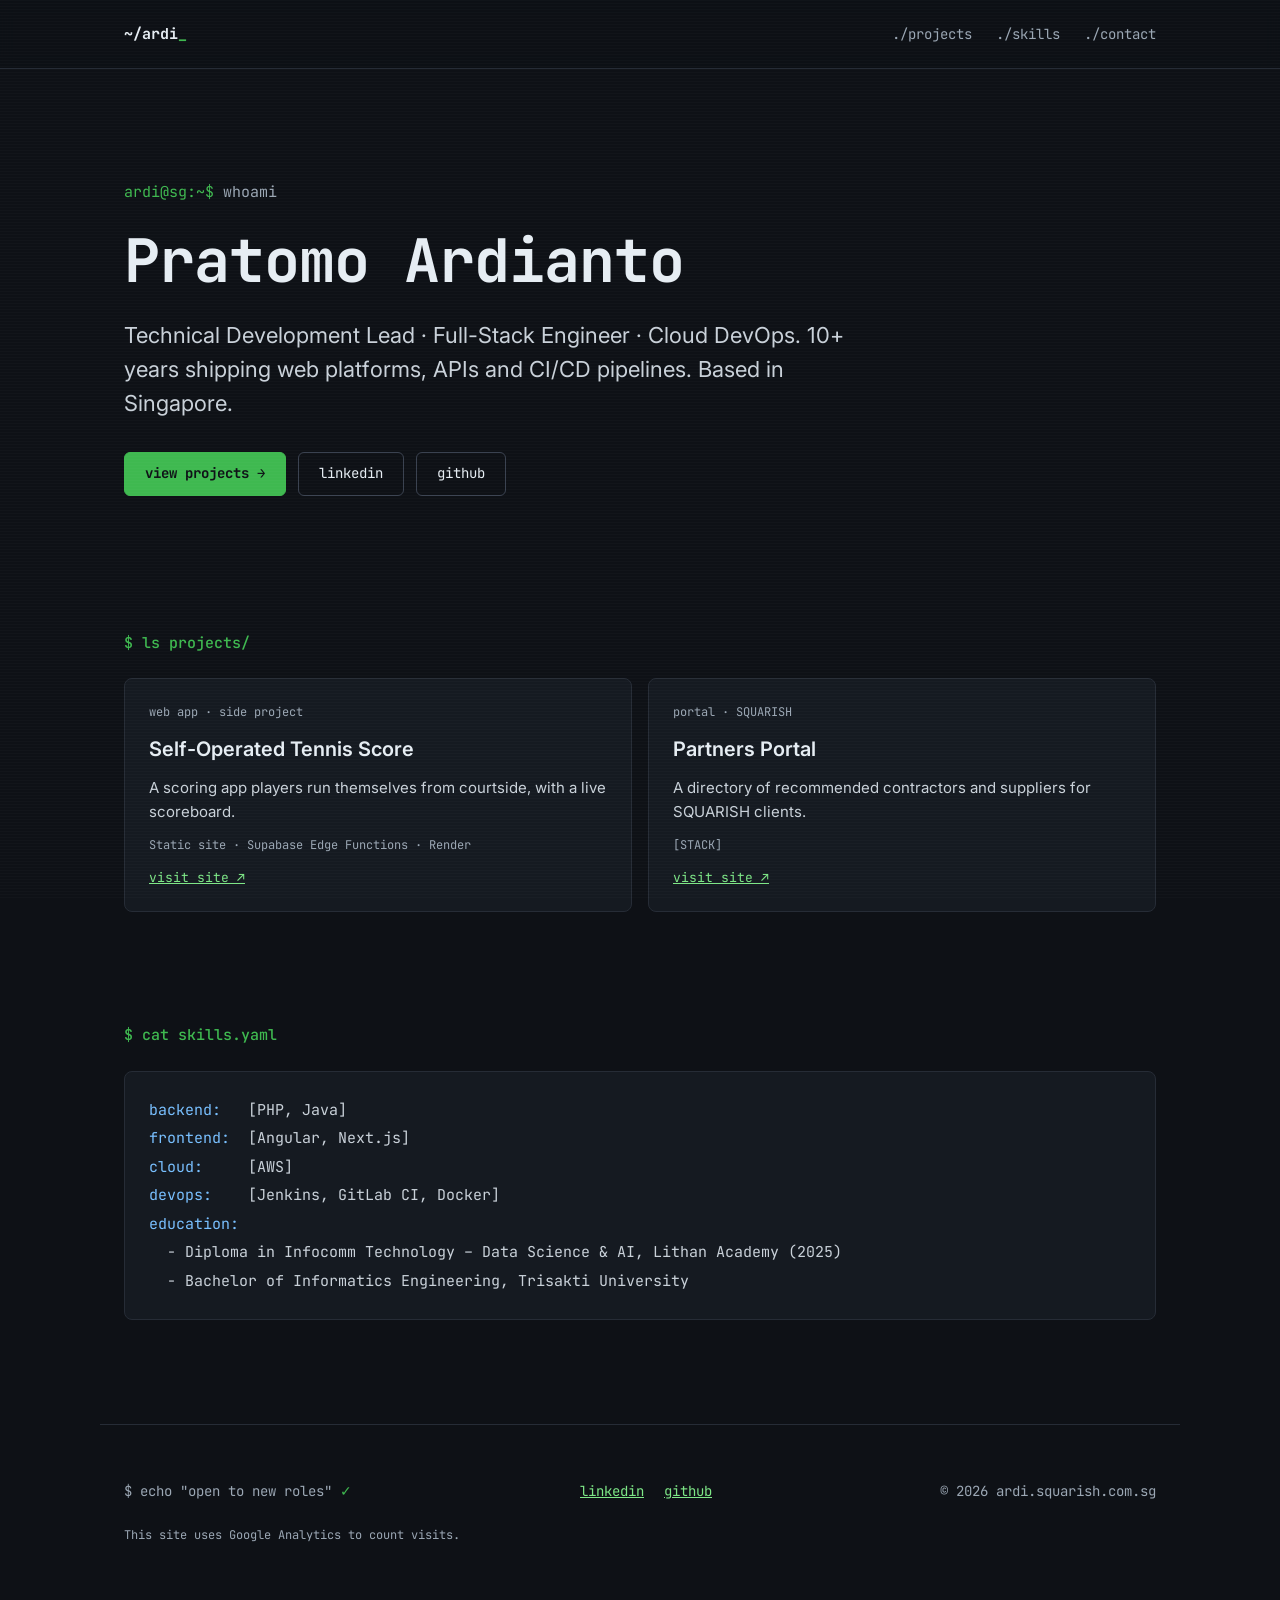
<file: index.html>
<!doctype html>
<html lang="en">
<head>
  <!-- Google tag (gtag.js) -->
  <script async src="https://www.googletagmanager.com/gtag/js?id=G-RLSVJ50PLE"></script>
  <script>
    window.dataLayer = window.dataLayer || [];
    function gtag(){dataLayer.push(arguments);}
    gtag('js', new Date());
    gtag('config', 'G-RLSVJ50PLE');
  </script>
  <meta charset="utf-8">
  <meta name="viewport" content="width=device-width, initial-scale=1">
  <title>Pratomo Ardianto — Technical Lead · Full-Stack · Cloud DevOps</title>
  <meta name="description" content="Pratomo Ardianto — Technical Development Lead, full-stack engineer and cloud DevOps specialist based in Singapore. Projects, experience and skills.">
  <link rel="canonical" href="https://ardi.squarish.com.sg/">

  <meta property="og:type" content="website">
  <meta property="og:title" content="Pratomo Ardianto — ~/ardi">
  <meta property="og:description" content="Technical Development Lead · Full-Stack Engineer · Cloud DevOps. 10+ years shipping web platforms.">
  <meta property="og:url" content="https://ardi.squarish.com.sg/">
  <meta name="theme-color" content="#0E1116">

  <link rel="icon" href="assets/img/favicon.svg" type="image/svg+xml">
  <link rel="preconnect" href="https://fonts.googleapis.com">
  <link rel="preconnect" href="https://fonts.gstatic.com" crossorigin>
  <link rel="stylesheet" href="https://fonts.googleapis.com/css2?family=JetBrains+Mono:wght@400;500;700&family=Inter:wght@400;500;600&display=swap">
  <link rel="stylesheet" href="assets/css/style.css">
</head>
<body>
  <a class="skip-link" href="#main">Skip to content</a>

  <header class="site-header">
    <div class="container header-inner">
      <a href="#top" class="logo mono">~/ardi<span class="cursor" aria-hidden="true">_</span></a>
      <button class="nav-toggle mono" aria-expanded="false" aria-controls="site-nav">menu</button>
      <nav id="site-nav" class="site-nav mono" aria-label="Main">
        <a href="#projects">./projects</a>
        <a href="#skills">./skills</a>
        <a href="#contact">./contact</a>
      </nav>
    </div>
  </header>

  <main id="main">
    <!-- HERO -->
    <section id="top" class="hero container">
      <p class="prompt mono"><span class="ps1">ardi@sg:~$</span> <span id="typed" data-text="whoami">whoami</span></p>
      <h1 class="mono">Pratomo Ardianto</h1>
      <p class="lead">Technical Development Lead · Full-Stack Engineer · Cloud DevOps. 10+ years shipping web platforms, APIs and CI/CD pipelines. Based in Singapore.</p>
      <div class="actions">
        <a class="btn btn-primary mono" href="#projects">view projects →</a>
        <a class="btn mono" href="https://linkedin.com/in/pratomoardianto" target="_blank" rel="noopener">linkedin</a>
        <a class="btn mono" href="https://github.com/ardnet" target="_blank" rel="noopener">github</a>
      </div>
    </section>

    <!-- PROJECTS -->
    <section id="projects" class="section container">
      <h2 class="section-title mono">$ ls projects/</h2>
      <div class="cards">
        <article class="card">
          <p class="meta mono">web app · side project</p>
          <h3>Self-Operated Tennis Score</h3>
          <p>A scoring app players run themselves from courtside, with a live scoreboard. <!-- TODO: refine summary --></p>
          <p class="meta mono">Static site · Supabase Edge Functions · Render</p>
          <a class="mono link" href="https://ardi.squarish.com.sg/self-operated-tennis-score.github.io" target="_blank" rel="noopener">visit site ↗</a>
        </article>

        <article class="card">
          <p class="meta mono">portal · SQUARISH</p>
          <h3>Partners Portal</h3>
          <p>A directory of recommended contractors and suppliers for SQUARISH clients.</p>
          <p class="meta mono"><!-- TODO: stack -->[STACK]</p>
          <a class="mono link" href="https://partners.squarish.com.sg" target="_blank" rel="noopener">visit site ↗</a>
        </article>


      </div>
    </section>

    <!-- SKILLS -->
    <section id="skills" class="section container">
      <h2 class="section-title mono">$ cat skills.yaml</h2>
<pre class="code mono"><span class="k">backend:</span>   [PHP, Java]
<span class="k">frontend:</span>  [Angular, Next.js]
<span class="k">cloud:</span>     [AWS]
<span class="k">devops:</span>    [Jenkins, GitLab CI, Docker]
<span class="k">education:</span>
  - Diploma in Infocomm Technology – Data Science &amp; AI, Lithan Academy (2025)
  - Bachelor of Informatics Engineering, Trisakti University</pre>
    </section>
  </main>

  <footer id="contact" class="site-footer container mono">
    <span>$ echo "open to new roles" <span class="ok">✓</span></span>
    <span class="footer-links">
      <a href="https://linkedin.com/in/pratomoardianto" target="_blank" rel="noopener">linkedin</a>
      <a href="https://github.com/ardnet" target="_blank" rel="noopener">github</a>
    </span>
    <span>© <span id="year">2026</span> ardi.squarish.com.sg</span>
    <p class="privacy">This site uses Google Analytics to count visits.</p>
  </footer>

  <script src="assets/js/main.js" defer></script>
</body>
</html>
</file>
<file: assets/css/style.css>
/* ~/ardi — Direction A: Terminal / Engineer */
:root {
  --bg: #0E1116;
  --surface: #151A21;
  --border: #262C36;
  --border-strong: #3A4250;
  --text: #E6EDF3;
  --text-2: #C9D1D9;
  --muted: #9BA7B4;
  --accent: #3FB950;       /* swap: #58A6FF blue, #E3B341 amber, #F778BA pink */
  --accent-soft: #7EE787;
  --amber: #E3B341;
  --key: #79C0FF;
  --mono: 'JetBrains Mono', ui-monospace, SFMono-Regular, Menlo, monospace;
  --sans: Inter, system-ui, -apple-system, 'Segoe UI', sans-serif;
  --radius: 8px;
}

*, *::before, *::after { box-sizing: border-box; }
html { scroll-behavior: smooth; }
body {
  margin: 0;
  background: var(--bg);
  color: var(--text);
  font-family: var(--sans);
  line-height: 1.5;
  -webkit-font-smoothing: antialiased;
}
/* faint scanlines for the menacing CRT feel */
body::before {
  content: "";
  position: fixed; inset: 0;
  pointer-events: none;
  background: repeating-linear-gradient(to bottom, rgba(255,255,255,0.018) 0 1px, transparent 1px 3px);
  z-index: 100;
}
@media (prefers-reduced-motion: reduce) {
  html { scroll-behavior: auto; }
  .cursor { animation: none !important; }
}

a { color: var(--accent-soft); }
a:hover { color: #B4F5B9; }
:focus-visible { outline: 2px solid var(--accent); outline-offset: 3px; }

.mono { font-family: var(--mono); }
.container { max-width: 1080px; margin: 0 auto; padding: 0 24px; }

.skip-link {
  position: absolute; left: -9999px; top: 8px;
  background: var(--accent); color: var(--bg); padding: 8px 12px; z-index: 200;
}
.skip-link:focus { left: 8px; }

/* Header */
.site-header {
  position: sticky; top: 0; z-index: 50;
  background: rgba(14,17,22,0.85);
  backdrop-filter: blur(8px);
  border-bottom: 1px solid var(--border);
}
.header-inner {
  display: flex; align-items: center; justify-content: space-between;
  gap: 16px; min-height: 68px;
}
.logo { color: var(--text); text-decoration: none; font-weight: 700; font-size: 15px; }
.cursor { color: var(--accent); animation: blink 1.1s steps(1) infinite; }
@keyframes blink { 50% { opacity: 0; } }

.site-nav { display: flex; gap: 24px; font-size: 14px; }
.site-nav a { color: var(--muted); text-decoration: none; padding: 12px 0; }
.site-nav a:hover { color: var(--text); }

.nav-toggle {
  display: none;
  background: none; border: 1px solid var(--border-strong); color: var(--text);
  border-radius: 6px; min-height: 44px; padding: 0 14px; font-size: 13px; cursor: pointer;
}

/* Hero */
.hero { padding: 112px 24px 80px; display: flex; flex-direction: column; gap: 24px; }
.prompt { margin: 0; font-size: 15px; color: var(--muted); }
.ps1 { color: var(--accent); }
.hero h1 {
  margin: 0; font-size: clamp(36px, 7vw, 60px); line-height: 1.1;
  font-weight: 700; letter-spacing: -1px;
}
.lead { margin: 0; font-size: clamp(18px, 2.2vw, 22px); line-height: 1.55; color: var(--text-2); max-width: 720px; }
.actions { display: flex; flex-wrap: wrap; gap: 12px; padding-top: 8px; }
.btn {
  display: inline-flex; align-items: center; min-height: 44px; padding: 0 20px;
  border: 1px solid var(--border-strong); border-radius: 6px;
  color: var(--text); text-decoration: none; font-size: 14px;
  transition: border-color .15s, background .15s;
}
.btn:hover { border-color: var(--accent); color: var(--text); }
.btn-primary { background: var(--accent); border-color: var(--accent); color: var(--bg); font-weight: 700; }
.btn-primary:hover { background: var(--accent-soft); border-color: var(--accent-soft); color: var(--bg); }

/* Sections */
.section { padding: 56px 24px; display: flex; flex-direction: column; gap: 24px; scroll-margin-top: 72px; }
.section-title { margin: 0; font-size: 15px; font-weight: 500; color: var(--accent); }

.cards { display: grid; grid-template-columns: repeat(auto-fit, minmax(290px, 1fr)); gap: 16px; }
.card {
  background: var(--surface); border: 1px solid var(--border); border-radius: var(--radius);
  padding: 24px; display: flex; flex-direction: column; gap: 12px;
  transition: border-color .15s, transform .15s;
}
.card:hover { border-color: var(--accent); transform: translateY(-2px); }
.card h3 { margin: 0; font-size: 20px; font-weight: 600; }
.card p { margin: 0; font-size: 15px; line-height: 1.6; color: var(--text-2); }
.card .meta { font-size: 12px; color: var(--muted); }
.card .link { font-size: 13px; margin-top: auto; }

.log { list-style: none; margin: 0; padding: 0; font-size: 15px; }
.log li {
  display: flex; flex-wrap: wrap; gap: 8px 24px;
  padding: 20px 0; border-bottom: 1px dashed var(--border);
}
.log li:last-child { border-bottom: 0; }
.log .when { color: var(--amber); width: 180px; flex-shrink: 0; }
.log .what { flex: 1 1 400px; }
.log .at { color: var(--muted); }
.log p { margin: 6px 0 0; font-family: var(--sans); font-size: 14px; line-height: 1.7; color: var(--text-2); }
.log .muted, .log .muted .when { color: var(--muted); }

.code {
  margin: 0; padding: 24px;
  background: var(--surface); border: 1px solid var(--border); border-radius: var(--radius);
  font-size: 15px; line-height: 1.9; color: var(--text-2); overflow-x: auto;
}
.code .k { color: var(--key); }

/* Footer */
.site-footer {
  margin-top: 48px; padding: 56px 24px 80px; border-top: 1px solid var(--border);
  display: flex; flex-wrap: wrap; justify-content: space-between; gap: 16px;
  font-size: 14px; color: var(--muted);
}
.footer-links { display: flex; gap: 20px; }
.ok { color: var(--accent); }
.privacy { flex-basis: 100%; margin: 8px 0 0; font-size: 12px; color: var(--muted); }

/* Mobile */
@media (max-width: 720px) {
  .nav-toggle { display: inline-flex; align-items: center; }
  .site-nav {
    display: none; position: absolute; top: 68px; left: 0; right: 0;
    flex-direction: column; gap: 0; padding: 8px 24px 16px;
    background: var(--bg); border-bottom: 1px solid var(--border);
  }
  .site-nav.open { display: flex; }
  .hero { padding-top: 72px; }
  .log .when { width: 100%; }
}
</file>
